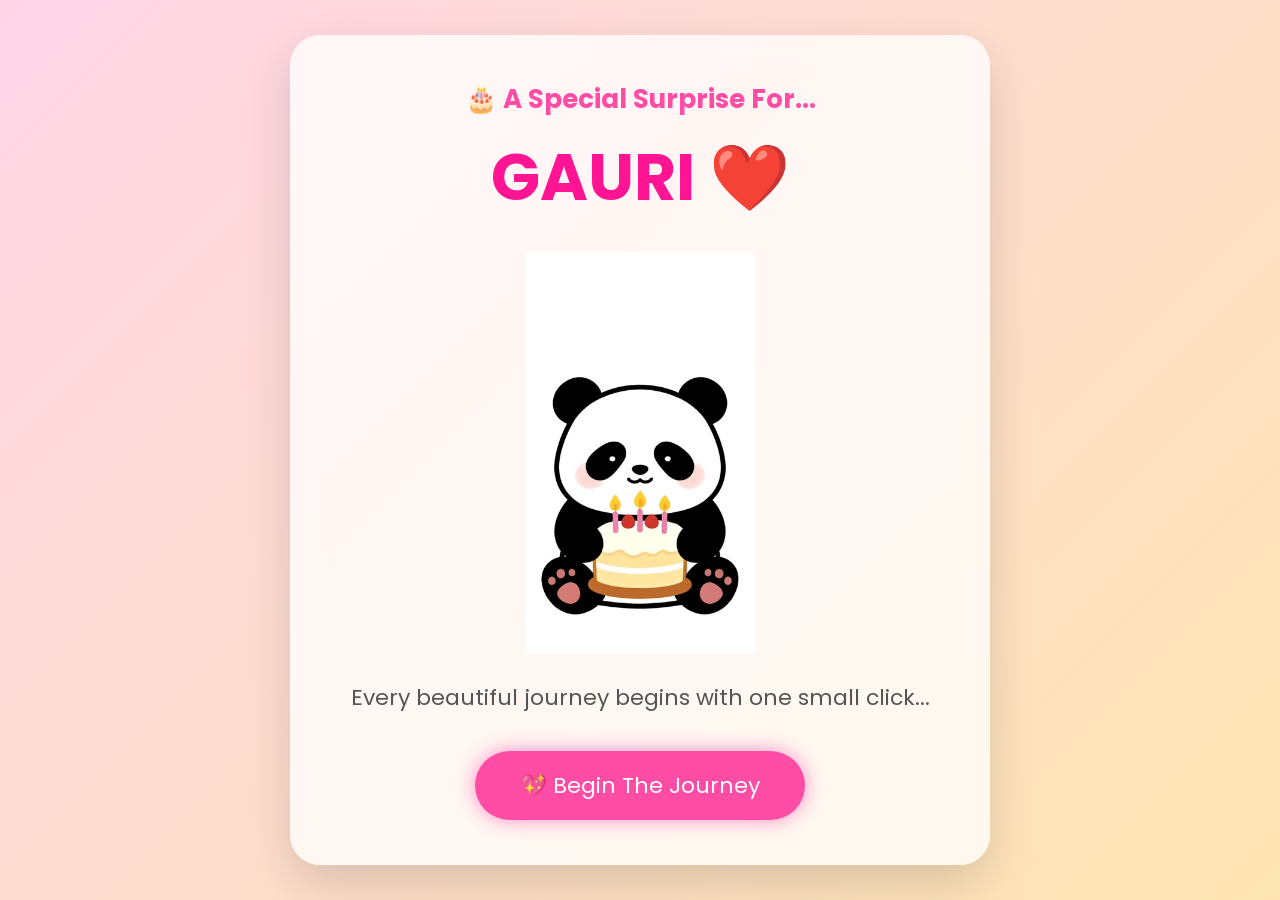
<file: project1/index.html>
<!DOCTYPE html>
<html lang="en">
<head>
<meta charset="UTF-8">
<meta name="viewport" content="width=device-width, initial-scale=1.0">

<title>Happy Birthday Gauri ❤️</title>

<link rel="stylesheet" href="style.css">

<link href="https://fonts.googleapis.com/css2?family=Poppins:wght@300;400;600;700&display=swap" rel="stylesheet">

</head>

<body>

<!-- Floating Hearts -->
<div class="hearts">
    <span>❤️</span>
    <span>💖</span>
    <span>💕</span>
    <span>💗</span>
    <span>💝</span>
    <span>💞</span>
</div>

<!-- Floating Balloons -->
<div class="balloons">
    <span>🎈</span>
    <span>🎈</span>
    <span>🎈</span>
    <span>🎈</span>
    <span>🎈</span>
    <span>🎈</span>
</div>

<div class="welcome-card">

    <h3>🎂 A Special Surprise For...</h3>

    <h1>GAURI ❤️</h1>

    <img src="images/panda.gif" class="panda" alt="Panda">

    <p class="subtitle">
        Every beautiful journey begins with
        one small click...
    </p>

    <button id="startBtn">
        💖 Begin The Journey
    </button>

</div>

<script src="script.js"></script>

</body>
</html>
</file>
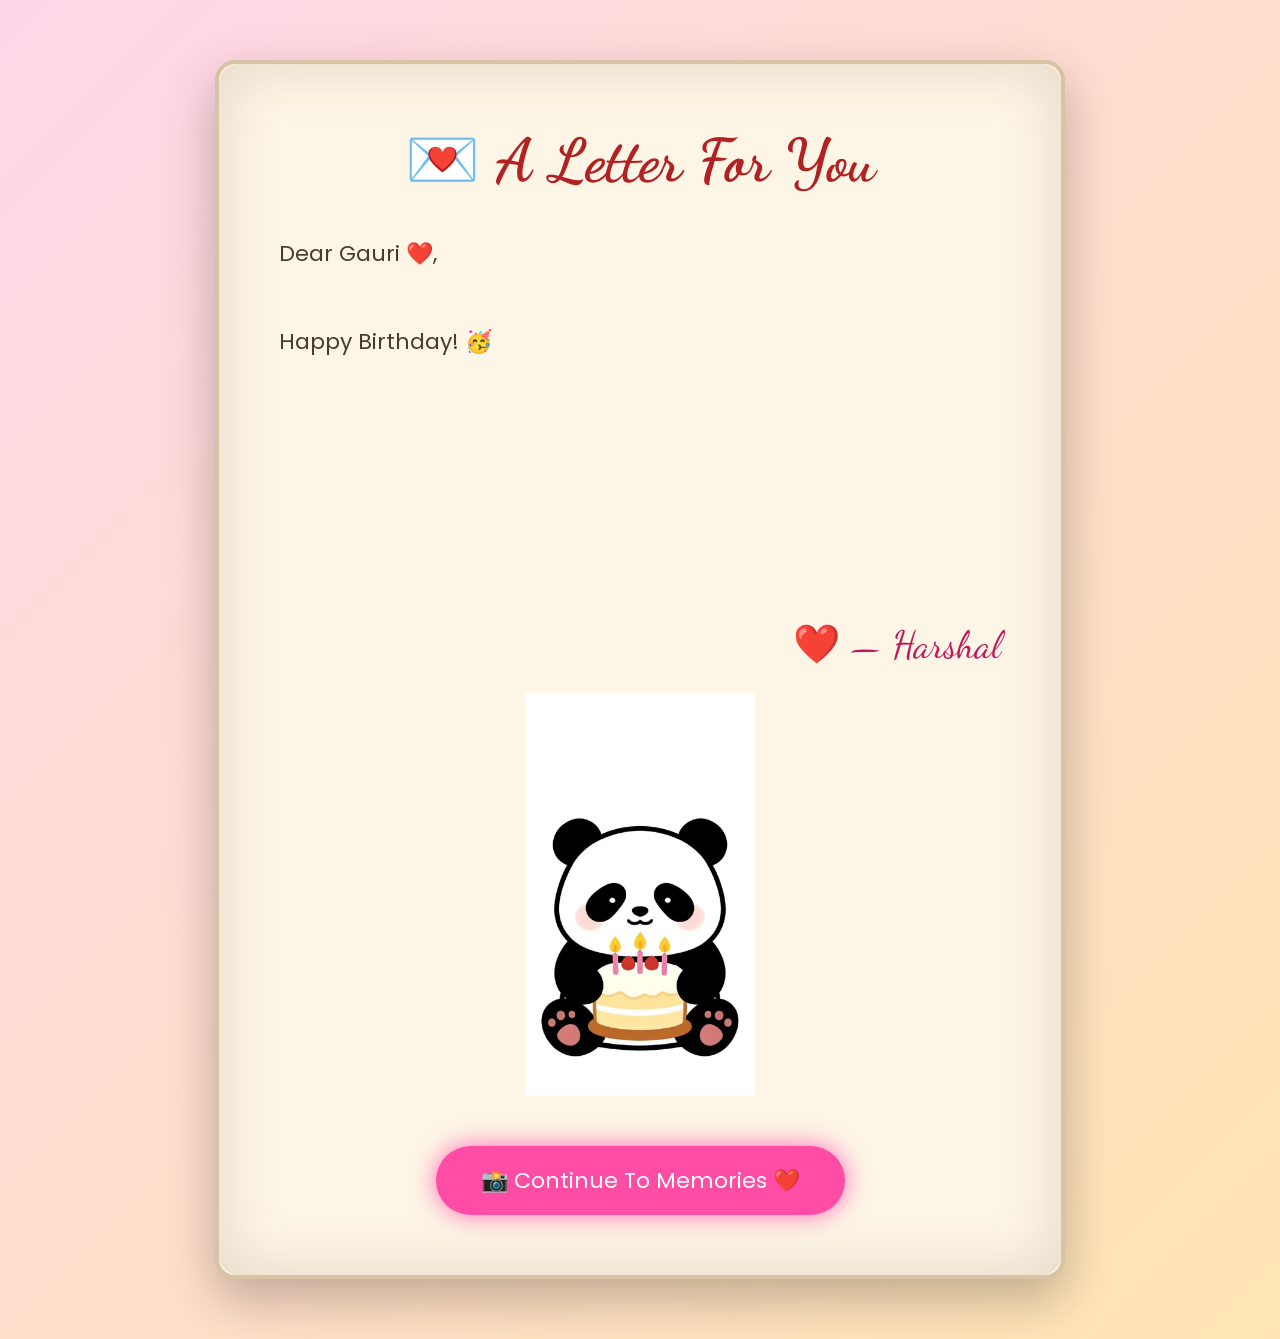
<file: project1/longletter.html>
<!DOCTYPE html>
<html lang="en">

<head>

<meta charset="UTF-8">
<meta name="viewport" content="width=device-width, initial-scale=1.0">

<title>A Letter For Gauri ❤️</title>

<link rel="stylesheet" href="style.css">

<link href="https://fonts.googleapis.com/css2?family=Dancing+Script:wght@700&family=Poppins:wght@300;400;600&display=swap" rel="stylesheet">

</head>

<body>

<div class="hearts">
    <span>❤️</span>
    <span>💖</span>
    <span>💕</span>
    <span>💗</span>
    <span>💝</span>
    <span>💞</span>
</div>

<div class="balloons">
    <span>🎈</span>
    <span>🎈</span>
    <span>🎈</span>
    <span>🎈</span>
    <span>🎈</span>
    <span>🎈</span>
</div>

<div class="paper">

    <h1>💌 A Letter For You</h1>

    <div id="typingText"></div>

    <div class="signature">
        ❤️ — Harshal
    </div>

    <img src="images/panda.gif" class="panda">

    <button id="nextBtn" class="hidden">
        📸 Continue To Memories ❤️
    </button>

</div>

<script src="longletter.js"></script>

</body>

</html>
</file>
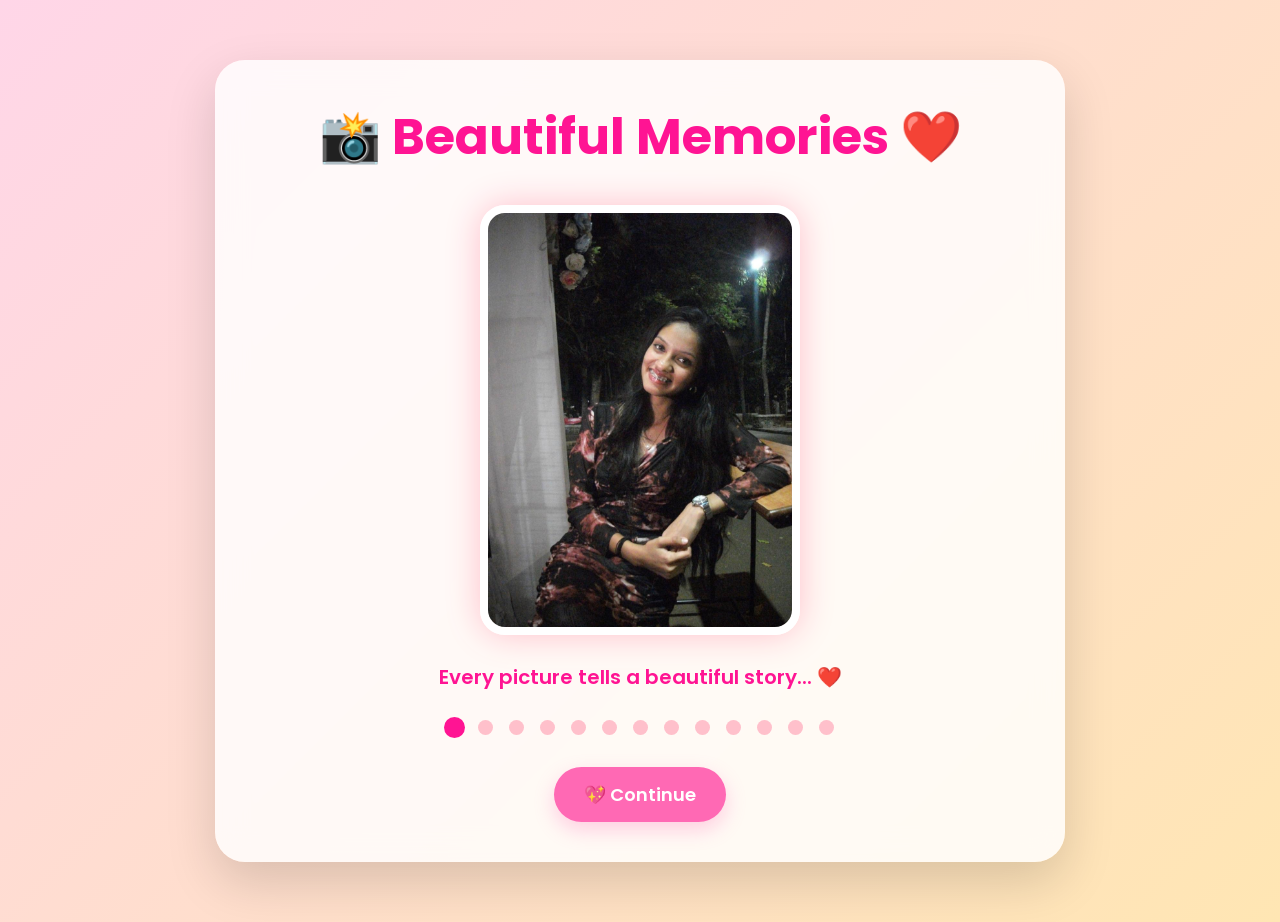
<file: project1/memories.html>
<!DOCTYPE html>
<html lang="en">

<head>

<meta charset="UTF-8">
<meta name="viewport" content="width=device-width, initial-scale=1.0">

<title>Beautiful Memories ❤️</title>

<link rel="stylesheet" href="style.css">

<link href="https://fonts.googleapis.com/css2?family=Poppins:wght@300;400;600;700&display=swap" rel="stylesheet">

</head>

<body>

<!-- Hearts -->

<div class="hearts">
    <span>❤️</span>
    <span>💖</span>
    <span>💕</span>
    <span>💗</span>
    <span>💝</span>
    <span>💞</span>
</div>

<!-- Balloons -->

<div class="balloons">
    <span>🎈</span>
    <span>🎈</span>
    <span>🎈</span>
    <span>🎈</span>
    <span>🎈</span>
    <span>🎈</span>
</div>

<div class="memory-card">

<h1>📸 Beautiful Memories ❤️</h1>

<img id="slide" src="photos/photo1.jpeg" class="memory-photo">

<p id="caption">

Every picture tells a beautiful story... ❤️

</p>

<div class="dots">

    <span class="dot active"></span>
    <span class="dot"></span>
    <span class="dot"></span>
    <span class="dot"></span>
    <span class="dot"></span>
    <span class="dot"></span>
    <span class="dot"></span>
    <span class="dot"></span>
    <span class="dot"></span>
    <span class="dot"></span>
    <span class="dot"></span>
    <span class="dot"></span>
    <span class="dot"></span>

</div>

<button id="continueBtn" class="hidden">

💖 Continue

</button>

</div>

<audio id="birthdayMusic" autoplay>
<source src="music/birthday.mp3" type="audio/mpeg">
</audio>

<script src="memories.js"></script>

</body>

</html>
</file>
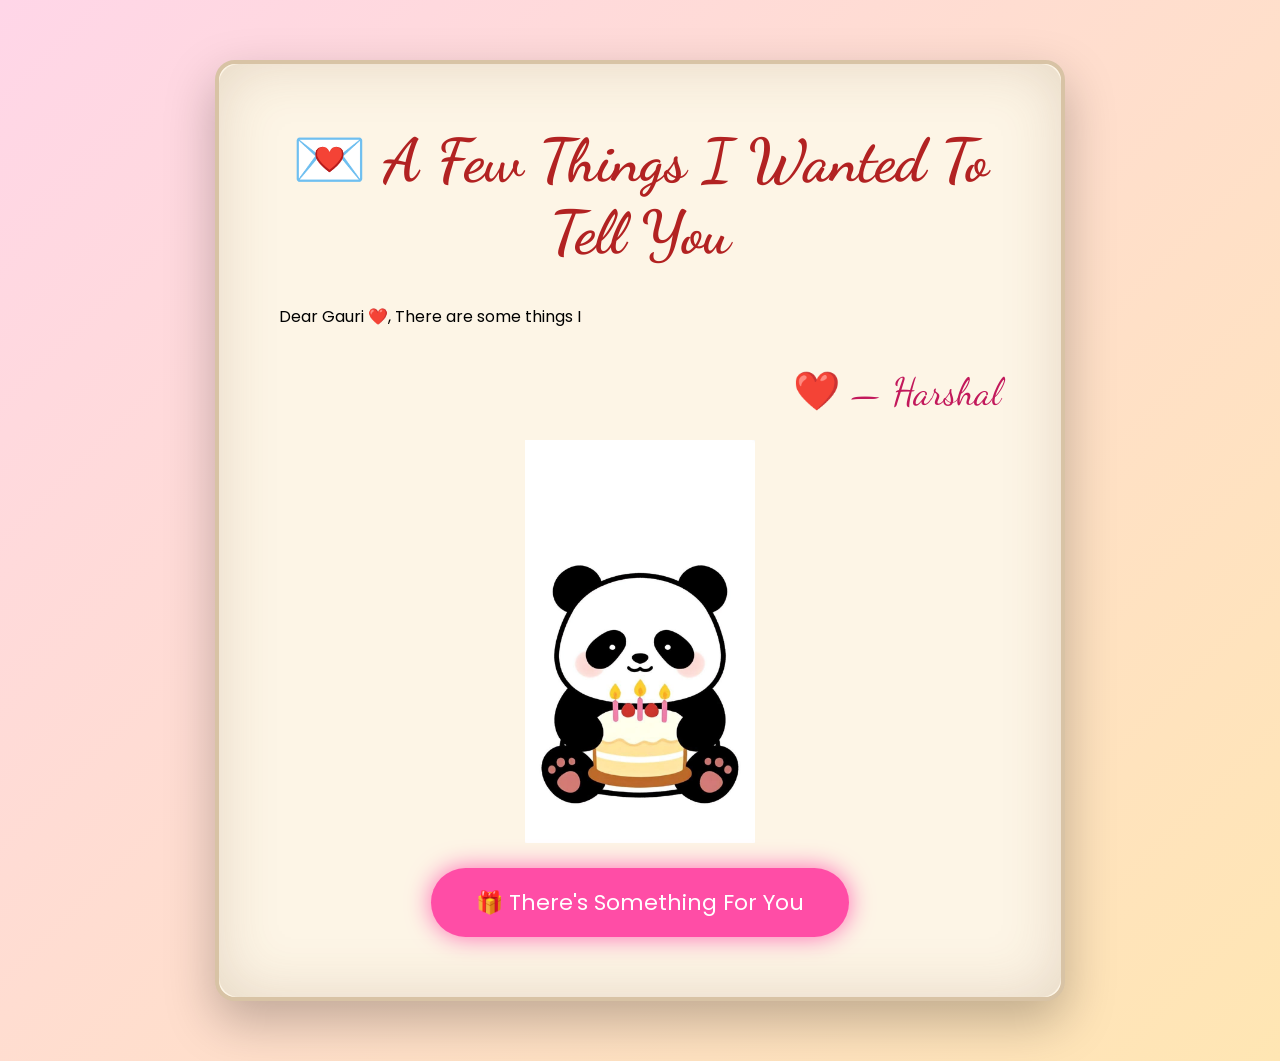
<file: project1/personalletter.html>
<!DOCTYPE html>
<html lang="en">

<head>

<meta charset="UTF-8">
<meta name="viewport" content="width=device-width, initial-scale=1.0">

<title>A Few Things I Wanted To Tell You ❤️</title>

<link rel="stylesheet" href="style.css">

<link href="https://fonts.googleapis.com/css2?family=Dancing+Script:wght@700&family=Poppins:wght@300;400;600&display=swap" rel="stylesheet">

</head>

<body>

<!-- Hearts -->

<div class="hearts">
    <span>❤️</span>
    <span>💖</span>
    <span>💕</span>
    <span>💗</span>
    <span>💝</span>
    <span>💞</span>
</div>


<!-- Balloons -->

<div class="balloons">
    <span>🎈</span>
    <span>🎈</span>
    <span>🎈</span>
    <span>🎈</span>
    <span>🎈</span>
    <span>🎈</span>
</div>


<!-- Personal Letter -->

<div class="paper">

    <h1>💌 A Few Things I Wanted To Tell You</h1>

    <div id="personalTypingText"></div>

    <div class="signature">
        ❤️ — Harshal
    </div>

    <img src="images/panda.gif" class="panda">

    <button id="giftBtn" class="hidden">
        🎁 There's Something For You
    </button>

</div>


<script src="personalletter.js"></script>

</body>

</html>
</file>
<file: project1/style.css>
/* ===========================
   GOOGLE FONT & RESET
=========================== */

*{
    margin:0;
    padding:0;
    box-sizing:border-box;
    font-family:'Poppins',sans-serif;
}

body{

    min-height:100vh;

    overflow-x:hidden;
    overflow-y:auto;

    display:flex;
    justify-content:center;
    align-items:center;

    background:linear-gradient(135deg,#ffd6e8,#ffe6b3);

}

/* ===========================
        CARD
=========================== */

.welcome-card{

    width:90%;
    max-width:700px;

    padding:45px;

    text-align:center;

    background:rgba(255,255,255,.75);

    backdrop-filter:blur(15px);

    border-radius:30px;

    box-shadow:0 20px 50px rgba(0,0,0,.15);

    animation:fadeIn 1.5s;

    position:relative;

    z-index:5;

}

.welcome-card h3{

    color:#ff4da6;

    font-size:26px;

    margin-bottom:10px;

}

.welcome-card h1{

    font-size:65px;

    color:#ff1493;

    margin-bottom:20px;

    animation:glow 2s infinite;

}

.subtitle{

    font-size:22px;

    color:#555;

    margin-top:20px;

    line-height:1.7;

}

/* ===========================
        PANDA
=========================== */

.panda{

    width:230px;

    display:block;

    margin:25px auto;

    animation:bounce 2s infinite;

}

@keyframes bounce{

    50%{

        transform:translateY(-18px);

    }

}

/* ===========================
        BUTTON
=========================== */

#startBtn{

    margin-top:35px;

    padding:18px 45px;

    border:none;

    border-radius:50px;

    background:#ff4da6;

    color:white;

    font-size:22px;

    cursor:pointer;

    transition:.4s;

    box-shadow:0 0 20px #ff8dc7;

}

#startBtn:hover{

    transform:scale(1.08);

    background:#ff1493;

    box-shadow:0 0 35px hotpink;

}

/* ===========================
       HEARTS
=========================== */

.hearts{

    position:fixed;

    width:100%;
    height:100%;

    left:0;
    top:0;

    pointer-events:none;

    overflow:hidden;

}

.hearts span{

    position:absolute;

    bottom:-100px;

    font-size:30px;

    animation:hearts 12s linear infinite;

}

.hearts span:nth-child(1){left:5%;}
.hearts span:nth-child(2){left:20%;animation-duration:9s;}
.hearts span:nth-child(3){left:40%;animation-duration:11s;}
.hearts span:nth-child(4){left:60%;animation-duration:13s;}
.hearts span:nth-child(5){left:80%;animation-duration:10s;}
.hearts span:nth-child(6){left:95%;animation-duration:12s;}

@keyframes hearts{

0%{

transform:translateY(0);

opacity:0;

}

20%{

opacity:1;

}

100%{

transform:translateY(-120vh);

opacity:0;

}

}

/* ===========================
      BALLOONS
=========================== */

.balloons{

    position:fixed;

    width:100%;

    height:100%;

    pointer-events:none;

    overflow:hidden;

}

.balloons span{

    position:absolute;

    bottom:-120px;

    font-size:45px;

    animation:balloons 15s linear infinite;

}

.balloons span:nth-child(1){left:10%;}
.balloons span:nth-child(2){left:25%;animation-duration:11s;}
.balloons span:nth-child(3){left:45%;animation-duration:14s;}
.balloons span:nth-child(4){left:65%;animation-duration:12s;}
.balloons span:nth-child(5){left:80%;animation-duration:15s;}
.balloons span:nth-child(6){left:95%;animation-duration:13s;}

@keyframes balloons{

0%{

transform:translateY(0);

opacity:0;

}

15%{

opacity:1;

}

100%{

transform:translateY(-130vh);

opacity:0;

}

}

/* ===========================
      ANIMATIONS
=========================== */

@keyframes glow{

0%{

text-shadow:0 0 10px pink;

}

50%{

text-shadow:0 0 30px hotpink;

}

100%{

text-shadow:0 0 10px pink;

}

}

@keyframes fadeIn{

from{

opacity:0;

transform:scale(.9);

}

to{

opacity:1;

transform:scale(1);

}

}

/* ===========================
     MOBILE
=========================== */

@media(max-width:700px){

.welcome-card h1{

font-size:42px;

}

.subtitle{

font-size:18px;

}

.panda{

width:180px;

}

#startBtn{

font-size:18px;

padding:15px 35px;

}

}
/* =========================================
            LETTER PAGE
========================================= */

.letter-card{

    width:90%;
    max-width:800px;

    margin:60px auto;

    background:rgba(255,255,255,.80);

    backdrop-filter:blur(15px);

    border-radius:30px;

    padding:45px;

    text-align:center;

    box-shadow:0 20px 50px rgba(0,0,0,.15);

    animation:fadeIn 1.2s;

}

.letter-card h1{

    color:#ff1493;

    font-size:55px;

    margin-bottom:20px;

    animation:glow 2s infinite;

}

.letter-text{

    font-size:22px;

    color:#555;

    line-height:1.9;

    margin-top:25px;

}

.question{

    margin-top:40px;

    color:#ff4da6;

    font-size:35px;

}

.questionText{

    margin-top:15px;

    font-size:24px;

    font-weight:600;

}

.buttons{

    position:relative;

    width:500px;

    height:220px;

    margin:40px auto;

}

#yesBtn{

    position:absolute;

    left:70px;

    top:70px;

    padding:18px 45px;

    border:none;

    border-radius:50px;

    background:#ff4da6;

    color:white;

    font-size:22px;

    cursor:pointer;

    transition:.3s;

    box-shadow:0 0 25px pink;

}

#yesBtn:hover{

    transform:scale(1.1);

}

#noBtn{

    position:absolute;

    left:320px;

    top:70px;

    padding:18px 45px;

    border:none;

    border-radius:50px;

    background:#666;

    color:white;

    font-size:22px;

    cursor:pointer;

    transition:.2s;

}

hr{

    margin:35px 0;

    border:none;

    border-top:2px dashed pink;

}

/* ==========================================
            MEMORIES PAGE
========================================== */

.memory-card{

    width:90%;
    max-width:850px;

    margin:60px auto;

    background:rgba(255,255,255,.82);

    backdrop-filter:blur(15px);

    border-radius:30px;

    padding:40px;

    text-align:center;

    box-shadow:0 20px 50px rgba(0,0,0,.15);

    animation:fadeIn 1s;

}

.memory-card h1{

    color:#ff1493;

    font-size:50px;

    margin-bottom:30px;

    animation:glow 2s infinite;

}

.memory-photo{

    width:320px;
    height:430px;

    object-fit:cover;

    border-radius:25px;

    border:8px solid white;

    box-shadow:0 0 35px pink;

    transition:0.8s;

}

#caption{

    margin-top:25px;

    font-size:24px;

    color:#555;

}

.dots{

    margin-top:25px;

}

.dot{

    height:15px;
    width:15px;

    margin:0 6px;

    display:inline-block;

    border-radius:50%;

    background:#ffc0cb;

}

.dot.active{

    background:#ff1493;

    transform:scale(1.3);

}

#continueBtn{

    margin-top:35px;

    padding:18px 45px;

    border:none;

    border-radius:50px;

    background:#ff4da6;

    color:white;

    font-size:22px;

    cursor:pointer;

    transition:.3s;

    box-shadow:0 0 25px hotpink;

}

#continueBtn:hover{

    transform:scale(1.08);

}

/* ==========================================
            LONG LETTER PAGE
========================================== */

.paper{

    width:90%;
    max-width:850px;

    margin:60px auto;

    background:#fdf5e6;

    padding:60px;

    border-radius:20px;

    box-shadow:0 20px 50px rgba(0,0,0,.25);

    border:4px solid #d8c3a5;

    position:relative;

    overflow:hidden;

    animation:fadeIn 1.2s;

}

/* Soft vintage edge */

.paper::before{

    content:"";

    position:absolute;

    inset:0;

    border-radius:20px;

    box-shadow:inset 0 0 60px rgba(120,80,40,.18);

    pointer-events:none;

}

.paper h1{

    text-align:center;

    font-family:'Dancing Script',cursive;

    font-size:60px;

    color:#b22222;

    margin-bottom:35px;

}

#typingText{

    font-size:22px;

    line-height:2;

    color:#4b3b2a;

    white-space:pre-wrap;

    min-height:350px;

    text-align:left;

}

.signature{

    margin-top:40px;

    text-align:right;

    font-family:'Dancing Script',cursive;

    font-size:38px;

    color:#c2185b;

}

#nextBtn{

    display:block;

    margin:50px auto 0;

    padding:18px 45px;

    border:none;

    border-radius:50px;

    background:#ff4da6;

    color:white;

    font-size:22px;

    cursor:pointer;

    transition:.3s;

    box-shadow:0 0 25px hotpink;

}

#nextBtn:hover{

    transform:scale(1.08);

}

/* ==========================================
            CELEBRATION PAGE
========================================== */

.celebrateBox{

    width:90%;
    max-width:850px;
    margin:60px auto;

    background:white;

    padding:45px;

    border-radius:30px;

    text-align:center;

    box-shadow:0 20px 45px rgba(0,0,0,.2);

}

.celebrateBox h1{

    color:#ff1493;

    font-size:48px;

    margin-bottom:20px;

}

.celebrateBox h2{

    color:#ff1493;

    margin-top:20px;

}

.celebrateBox p{

    margin-top:20px;

    font-size:22px;

}

.cake{

    width:260px;

    display:block;

    margin:25px auto;

    animation:cakeJump 2s infinite;

    filter:drop-shadow(0 0 25px pink);

}

@keyframes cakeJump{

    0%,100%{
        transform:translateY(0);
    }

    50%{
        transform:translateY(-15px);
    }

}

#giftBtn{

    margin-top:35px;

    padding:18px 45px;

    border:none;

    border-radius:50px;

    background:#ff4da6;

    color:white;

    font-size:22px;

    cursor:pointer;

    transition:.3s;

    box-shadow:0 0 25px hotpink;

}

#giftBtn:hover{

    transform:scale(1.08);

    background:#ff1493;

}
.hidden {
    display: none;
}

/* ==========================================
            MINI QUIZ
========================================== */

.quiz-options{

    display:grid;

    grid-template-columns:1fr 1fr;

    gap:15px;

    max-width:500px;

    margin:30px auto;

}


.optionBtn{

    padding:15px;

    border:none;

    border-radius:20px;

    background:#ffb6d9;

    color:white;

    font-size:18px;

    cursor:pointer;

    transition:.3s;

    box-shadow:0 0 15px rgba(255,105,180,.3);

}


.optionBtn:hover{

    transform:scale(1.05);

    background:#ff4da6;

}


#quizResult{

    min-height:30px;

    font-size:20px;

    font-weight:600;

    color:#ff1493;

    margin-top:15px;

}


#nextQuestion{

    animation:fadeIn 1s;

}


@media(max-width:700px){

    .quiz-options{

        grid-template-columns:1fr;

    }

}/* ==========================================
        MEMORY PHOTO EFFECT
========================================== */

.memory-photo {

    transition: opacity .4s ease,
                transform .4s ease;

    object-fit: cover;

}


.memory-photo:hover {

    transform: scale(1.03);

}


/* ==========================================
        MEMORY CAPTION
========================================== */

#caption {

    font-size:20px;

    color:#ff1493;

    font-weight:600;

    margin:20px 0;

    min-height:30px;

}


/* ==========================================
        MEMORY DOTS
========================================== */

.dot {

    transition:.3s;

}


.dot.active {

    transform:scale(1.4);

}


/* ==========================================
        CONTINUE BUTTON
========================================== */

#continueBtn {

    margin-top:25px;

    padding:14px 30px;

    border:none;

    border-radius:30px;

    background:#ff69b4;

    color:white;

    font-size:18px;

    font-weight:600;

    cursor:pointer;

    box-shadow:0 8px 20px rgba(255,105,180,.3);

    transition:.3s;

}


#continueBtn:hover {

    transform:scale(1.08);

}
/* ==========================================
        MEMORY PAGE IMPROVEMENTS
========================================== */

.memory-photo {

    transition:
        opacity 0.4s ease,
        transform 0.4s ease;

}


#caption {

    font-size:20px;

    color:#ff1493;

    font-weight:600;

    margin:20px 0;

    min-height:30px;

}


.dot {

    transition:0.3s;

}


.dot.active {

    transform:scale(1.4);

}


#continueBtn {

    margin-top:25px;

    padding:14px 30px;

    border:none;

    border-radius:30px;

    background:#ff69b4;

    color:white;

    font-size:18px;

    font-weight:600;

    cursor:pointer;

    transition:0.3s;

    box-shadow:0 8px 20px rgba(255,105,180,.3);

}


#continueBtn:hover {

    transform:scale(1.08);

}
.specialText {
    text-align: center;
    width: 100%;
    margin-left: auto;
    margin-right: auto;
}

/* Personal Letter - Center the gift button */
.paper #giftBtn {
    display: block;
    margin: 25px auto 0;
    position: relative;
    left: auto;
    right: auto;
    transform: none;
}
</file>
